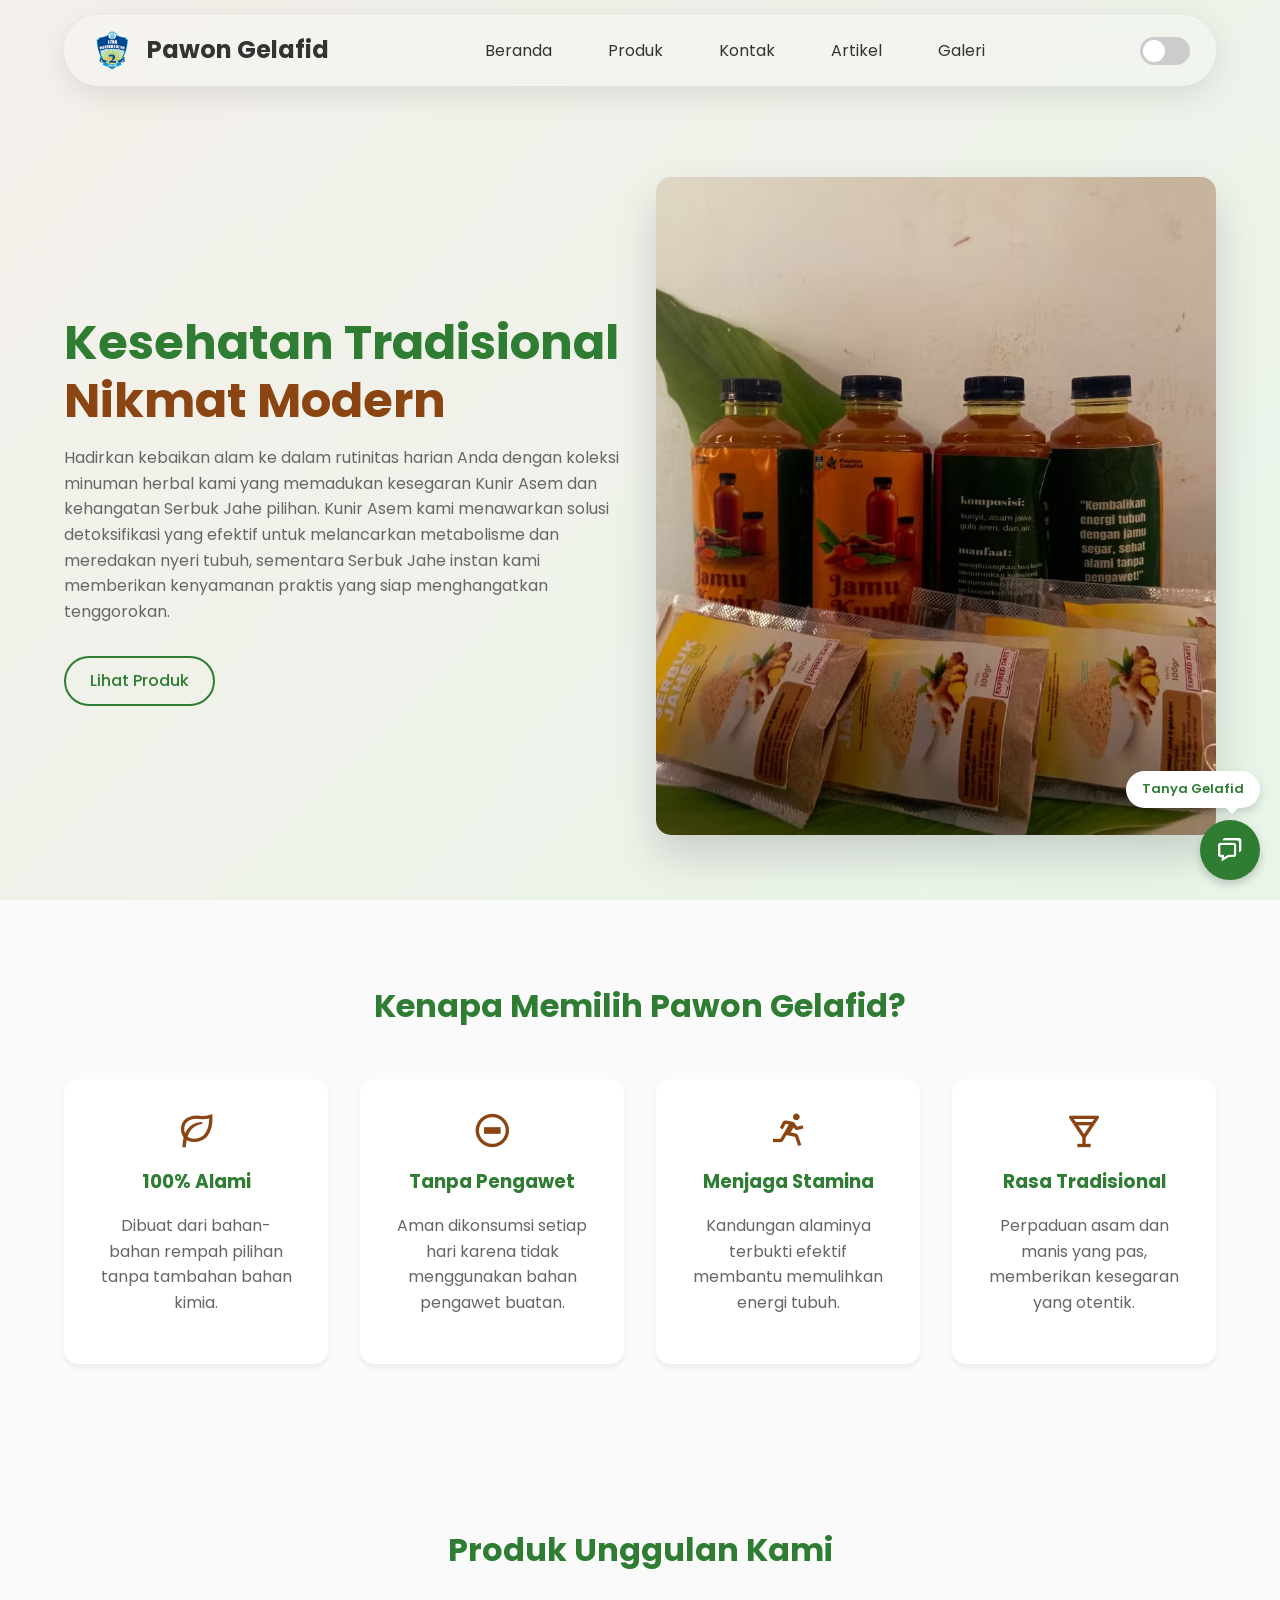
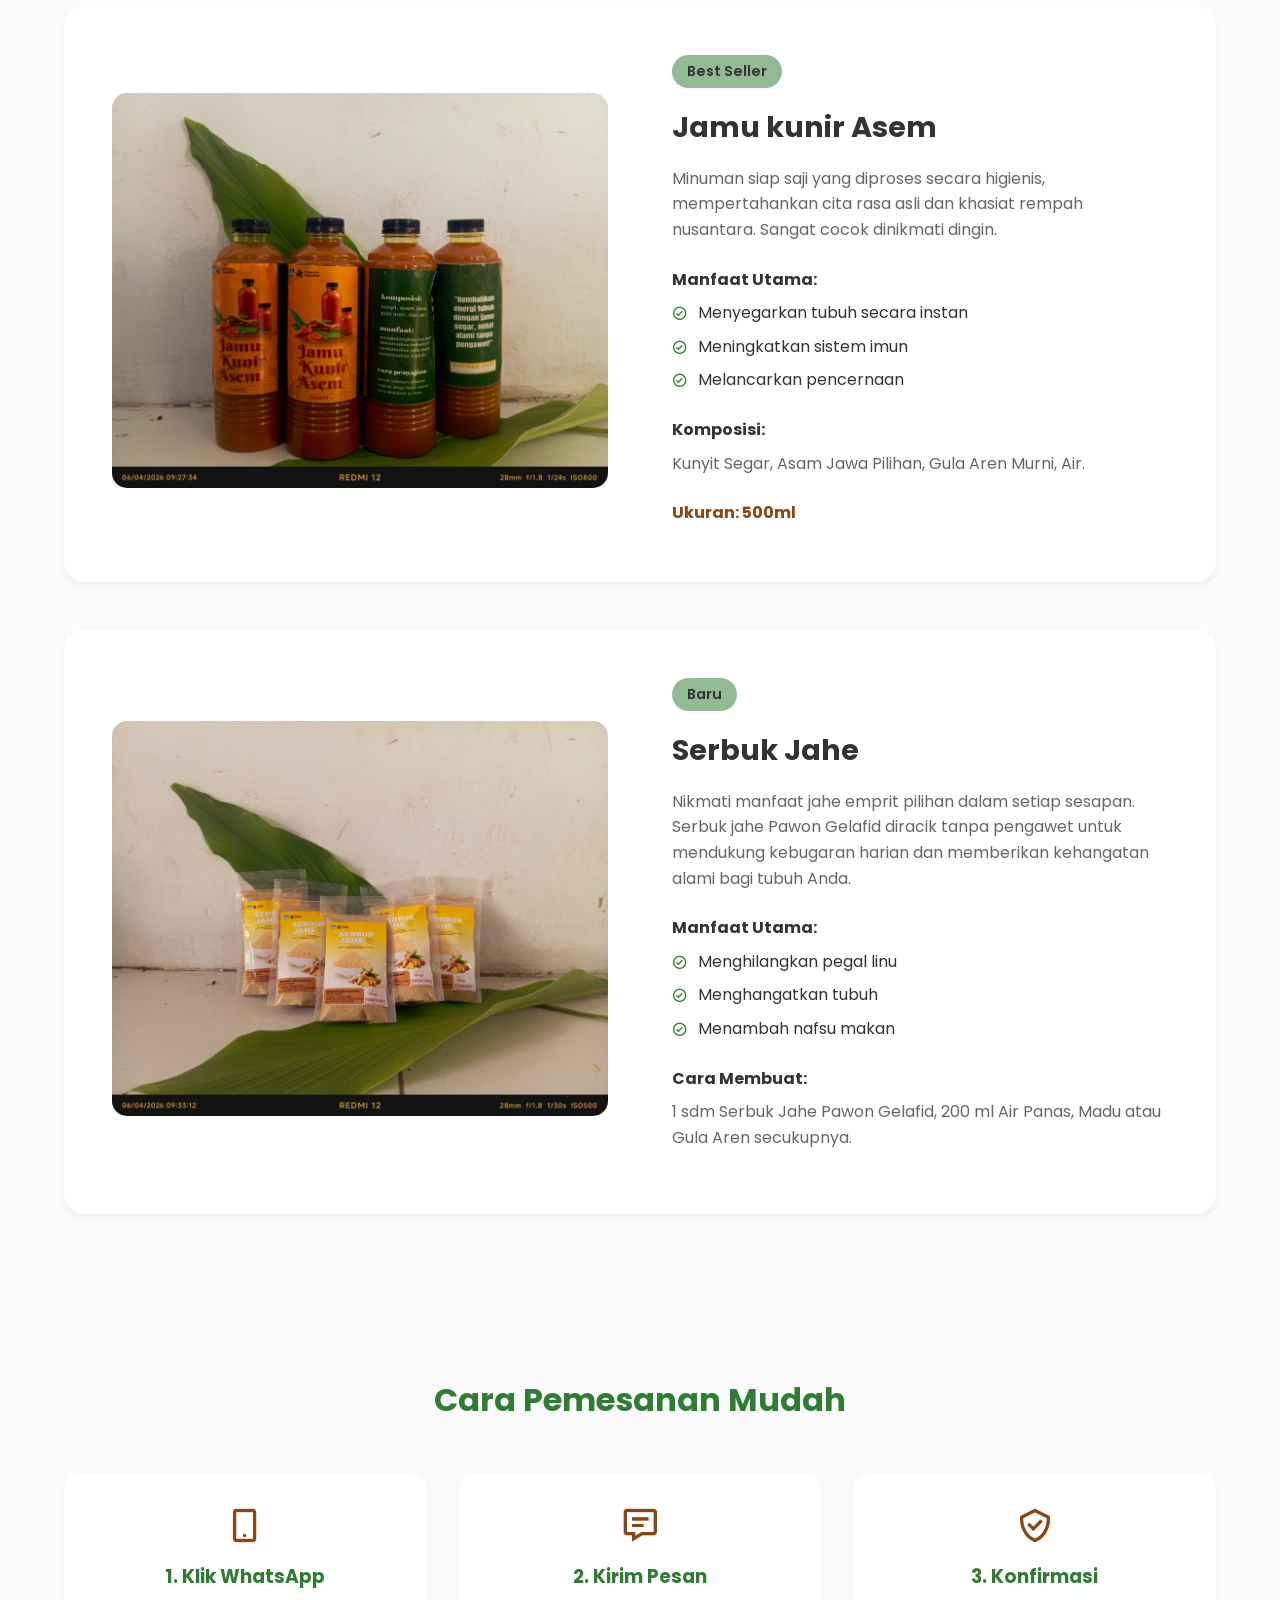
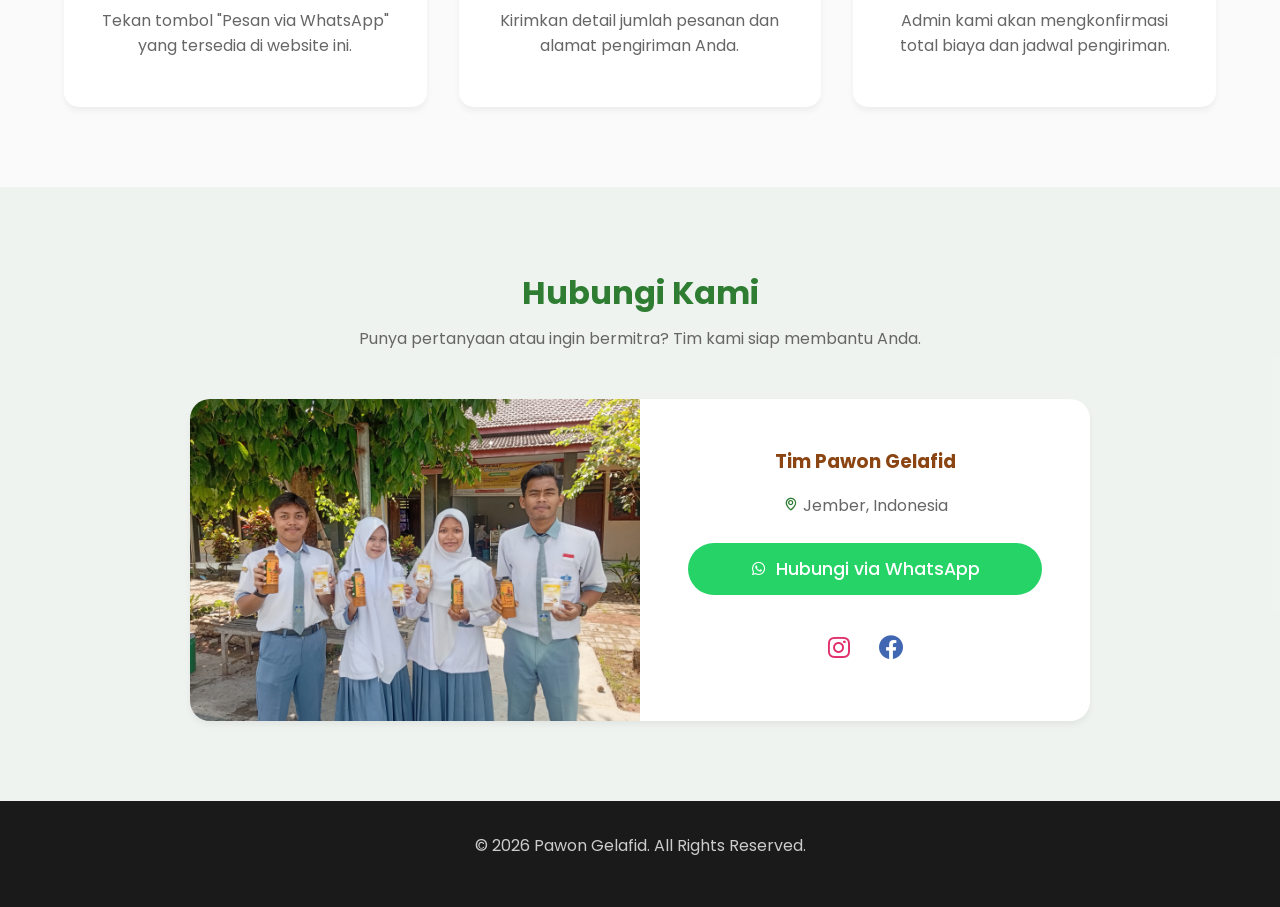
<file: index.html>
<!doctype html>
<html lang="id">
  <head>
    <meta charset="UTF-8" />
    <meta name="viewport" content="width=device-width, initial-scale=1.0" />
    <title>Pawon Gelafid | Jamu Kunyit Asem Alami</title>
    <link rel="stylesheet" href="style.css" />
    <link
      href="https://unpkg.com/boxicons@2.1.4/css/boxicons.min.css"
      rel="stylesheet"
    />
  </head>
  <body>
    <nav class="navbar">
      <a href="index.html" class="nav-brand">
        <img
          src="/asset/logo.png"
          alt="Logo SMA Muhammadiyah 2"
          class="nav-logo"
        />
        Pawon Gelafid
      </a>
      <ul class="nav-links">
        <li><a href="#beranda">Beranda</a></li>
        <li><a href="#produk">Produk</a></li>
        <li><a href="#kontak">Kontak</a></li>
        <li><a href="artikel.html">Artikel</a></li>
        <li><a href="artikel.html#galeri-grid">Galeri</a></li>
      </ul>

      <div class="nav-controls">
        <div class="theme-switch">
          <input type="checkbox" id="theme-toggle" />
          <label for="theme-toggle" class="switch">
            <span class="slider"></span>
          </label>
        </div>

        <div class="menu-toggle">
          <i class="bx bx-menu"></i>
        </div>
      </div>
    </nav>

    <section id="beranda" class="hero">
      <div class="hero-content fade-in">
        <h1>Kesehatan Tradisional <br /><span>Nikmat Modern</span></h1>
        <p>
          Hadirkan kebaikan alam ke dalam rutinitas harian Anda dengan koleksi
          minuman herbal kami yang memadukan kesegaran Kunir Asem dan kehangatan
          Serbuk Jahe pilihan. Kunir Asem kami menawarkan solusi detoksifikasi
          yang efektif untuk melancarkan metabolisme dan meredakan nyeri tubuh,
          sementara Serbuk Jahe instan kami memberikan kenyamanan praktis yang
          siap menghangatkan tenggorokan.
        </p>
        <div class="hero-buttons">
          <a href="#produk" class="btn btn-outline">Lihat Produk</a>
        </div>
      </div>
      <div class="hero-image fade-in">
        <img src="/asset/botol1.png" alt="Jamu Kunyit Asem Botol" />
      </div>
    </section>

    <section class="fade-in">
      <h2>Kenapa Memilih Pawon Gelafid?</h2>
      <div class="grid-container">
        <div class="card">
          <i class="bx bx-leaf"></i>
          <h3>100% Alami</h3>
          <p>
            Dibuat dari bahan-bahan rempah pilihan tanpa tambahan bahan kimia.
          </p>
        </div>
        <div class="card">
          <i class="bx bx-no-entry"></i>
          <h3>Tanpa Pengawet</h3>
          <p>
            Aman dikonsumsi setiap hari karena tidak menggunakan bahan pengawet
            buatan.
          </p>
        </div>
        <div class="card">
          <i class="bx bx-run"></i>
          <h3>Menjaga Stamina</h3>
          <p>
            Kandungan alaminya terbukti efektif membantu memulihkan energi
            tubuh.
          </p>
        </div>
        <div class="card">
          <i class="bx bx-drink"></i>
          <h3>Rasa Tradisional</h3>
          <p>
            Perpaduan asam dan manis yang pas, memberikan kesegaran yang
            otentik.
          </p>
        </div>
      </div>
    </section>

    <section id="produk" class="fade-in">
      <h2>Produk Unggulan Kami</h2>

      <div class="products-list">
        <div class="product-detail">
          <div class="product-img">
            <img src="/asset/Botol.png" alt="Kunir Asem Pawon Gelafid" />
          </div>
          <div class="product-info">
            <span
              class="tag"
              style="background: #2e7d3284; color: var(--primary-white)"
              >Best Seller</span
            >
            <h3>Jamu kunir Asem</h3>
            <p>
              Minuman siap saji yang diproses secara higienis, mempertahankan
              cita rasa asli dan khasiat rempah nusantara. Sangat cocok
              dinikmati dingin.
            </p>

            <h4 style="margin: 1.5rem 0 0.5rem">Manfaat Utama:</h4>
            <div class="list-item">
              <i class="bx bx-check-circle"></i> Menyegarkan tubuh secara instan
            </div>
            <div class="list-item">
              <i class="bx bx-check-circle"></i> Meningkatkan sistem imun
            </div>
            <div class="list-item">
              <i class="bx bx-check-circle"></i> Melancarkan pencernaan
            </div>

            <h4 style="margin: 1.5rem 0 0.5rem">Komposisi:</h4>
            <p>Kunyit Segar, Asam Jawa Pilihan, Gula Aren Murni, Air.</p>
            <h4 style="margin: 1.5rem 0 0.5rem; color: var(--primary-brown)">
              Ukuran: 500ml
            </h4>
          </div>
        </div>

        <div class="product-detail">
          <div class="product-img">
            <img src="/asset/Kemasan.png" alt="Produk Kedua Pawon Gelafid" />
          </div>
          <div class="product-info">
            <span
              class="tag"
              style="background: #2e7d3284; color: var(--primary-white)"
              >Baru</span
            >
            <h3>Serbuk Jahe</h3>
            <p>
              Nikmati manfaat jahe emprit pilihan dalam setiap sesapan. Serbuk
              jahe Pawon Gelafid diracik tanpa pengawet untuk mendukung
              kebugaran harian dan memberikan kehangatan alami bagi tubuh Anda.
            </p>

            <h4 style="margin: 1.5rem 0 0.5rem">Manfaat Utama:</h4>
            <div class="list-item">
              <i class="bx bx-check-circle"></i> Menghilangkan pegal linu
            </div>
            <div class="list-item">
              <i class="bx bx-check-circle"></i> Menghangatkan tubuh
            </div>
            <div class="list-item">
              <i class="bx bx-check-circle"></i> Menambah nafsu makan
            </div>

            <h4 style="margin: 1.5rem 0 0.5rem">Cara Membuat:</h4>
            <p>
              1 sdm Serbuk Jahe Pawon Gelafid, 200 ml Air Panas, Madu atau Gula
              Aren secukupnya.
            </p>
          </div>
        </div>
      </div>
    </section>

    <section class="fade-in">
      <h2>Cara Pemesanan Mudah</h2>
      <div
        class="grid-container"
        style="grid-template-columns: repeat(auto-fit, minmax(200px, 1fr))"
      >
        <div class="card">
          <i class="bx bx-mobile-alt"></i>
          <h3>1. Klik WhatsApp</h3>
          <p>Tekan tombol "Pesan via WhatsApp" yang tersedia di website ini.</p>
        </div>
        <div class="card">
          <i class="bx bx-message-detail"></i>
          <h3>2. Kirim Pesan</h3>
          <p>Kirimkan detail jumlah pesanan dan alamat pengiriman Anda.</p>
        </div>
        <div class="card">
          <i class="bx bx-check-shield"></i>
          <h3>3. Konfirmasi</h3>
          <p>
            Admin kami akan mengkonfirmasi total biaya dan jadwal pengiriman.
          </p>
        </div>
      </div>
    </section>

    <section id="kontak" class="fade-in">
      <h2 style="margin-bottom: 0.5rem">Hubungi Kami</h2>
      <p style="text-align: center; margin-bottom: 3rem">
        Punya pertanyaan atau ingin bermitra? Tim kami siap membantu Anda.
      </p>

      <div class="contact-wrapper">
        <div class="contact-image">
          <img src="/asset/Fotbar.jpeg" alt="Tim Pawon Gelafid" />
        </div>

        <div class="contact-info">
          <h3 style="color: var(--primary-brown); margin-bottom: 1rem">
            Tim Pawon Gelafid
          </h3>
          <p style="margin-bottom: 1.5rem">
            <i class="bx bx-map" style="color: var(--primary-green)"></i>
            Jember, Indonesia
          </p>

          <div style="margin-bottom: 2rem; width: 100%">
            <a
              href="https://wa.me/6285730631702"
              target="_blank"
              class="btn btn-wa"
              style="
                font-size: 1.1rem;
                padding: 12px 25px;
                display: inline-flex;
                width: 100%;
              "
            >
              <i class="bx bxl-whatsapp"></i> Hubungi via WhatsApp
            </a>
          </div>

          <div
            style="
              display: flex;
              justify-content: center;
              gap: 1.5rem;
              font-size: 1.8rem;
            "
          >
            <a href="#" style="color: #e1306c; transition: transform 0.3s ease"
              ><i class="bx bxl-instagram"></i
            ></a>
            <a href="#" style="color: #4267b2; transition: transform 0.3s ease"
              ><i class="bx bxl-facebook-circle"></i
            ></a>
          </div>
        </div>
      </div>
    </section>

    <footer>
      <p>&copy; 2026 Pawon Gelafid. All Rights Reserved.</p>
      <div style="margin-top: 1rem">
        <!-- <a href="#beranda" style="margin: 0 10px">Beranda</a> -->
        <!-- <a href="#produk" style="margin: 0 10px">Produk</a> -->
      </div>
    </footer>

    <script src="script.js"></script>

    <div class="chatbot-container">
      <div id="chatbot-tooltip" class="chatbot-tooltip">Tanya Gelafid</div>

      <button id="chatbot-toggle" class="chatbot-toggle">
        <i class="bx bx-chat"></i>
      </button>

      <div id="chatbot-window" class="chatbot-window hidden">
        <div class="chatbot-header">
          <h3>Tanya Gelafid</h3>
          <button id="chatbot-close"><i class="bx bx-x"></i></button>
        </div>

        <div id="chatbot-messages" class="chatbot-messages">
          <div class="message bot-message">
            Halo! Ada yang bisa dibantu seputar Jamu Kunir Asem Pawon Gelafid?
          </div>
        </div>

        <div class="chatbot-input">
          <input
            type="text"
            id="chatbot-text"
            placeholder="Tanya sesuatu..."
            autocomplete="off"
          />
          <button id="chatbot-send"><i class="bx bx-send"></i></button>
        </div>
      </div>
    </div>
  </body>
</html>
</file>
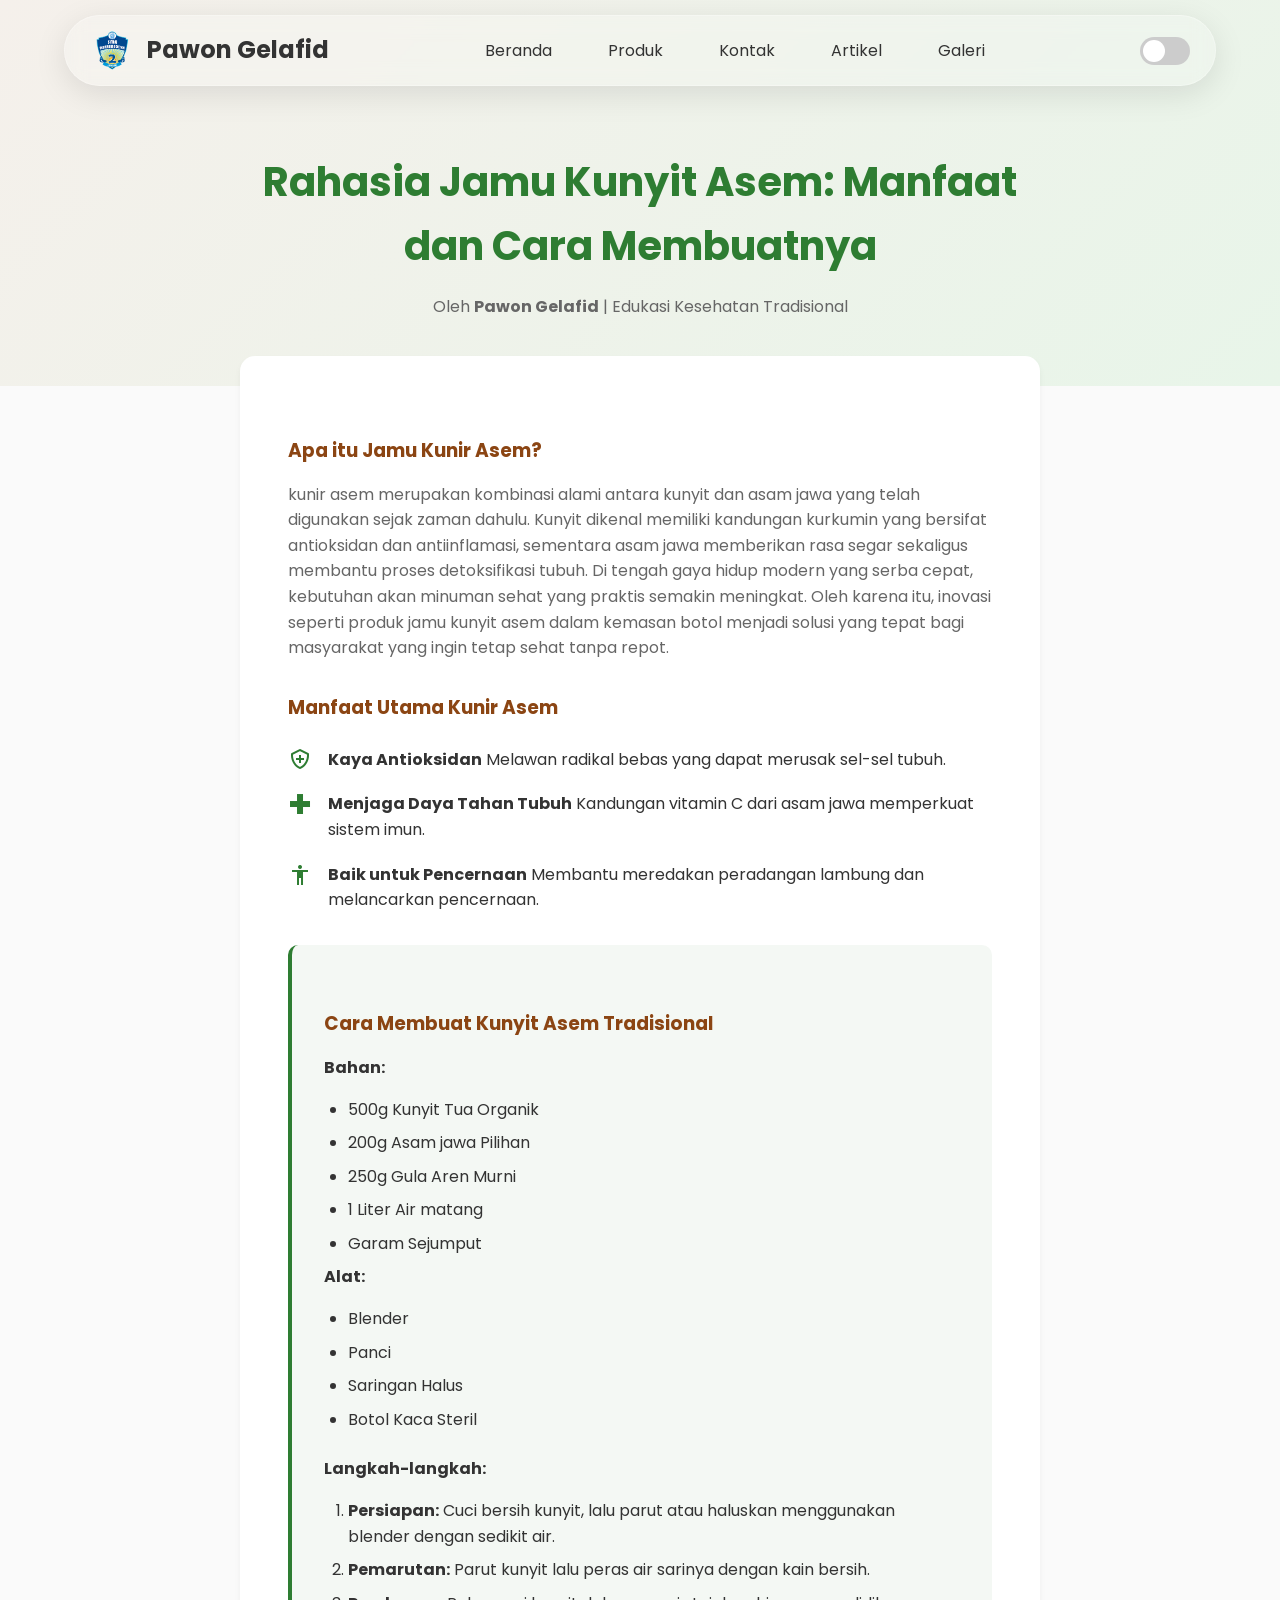
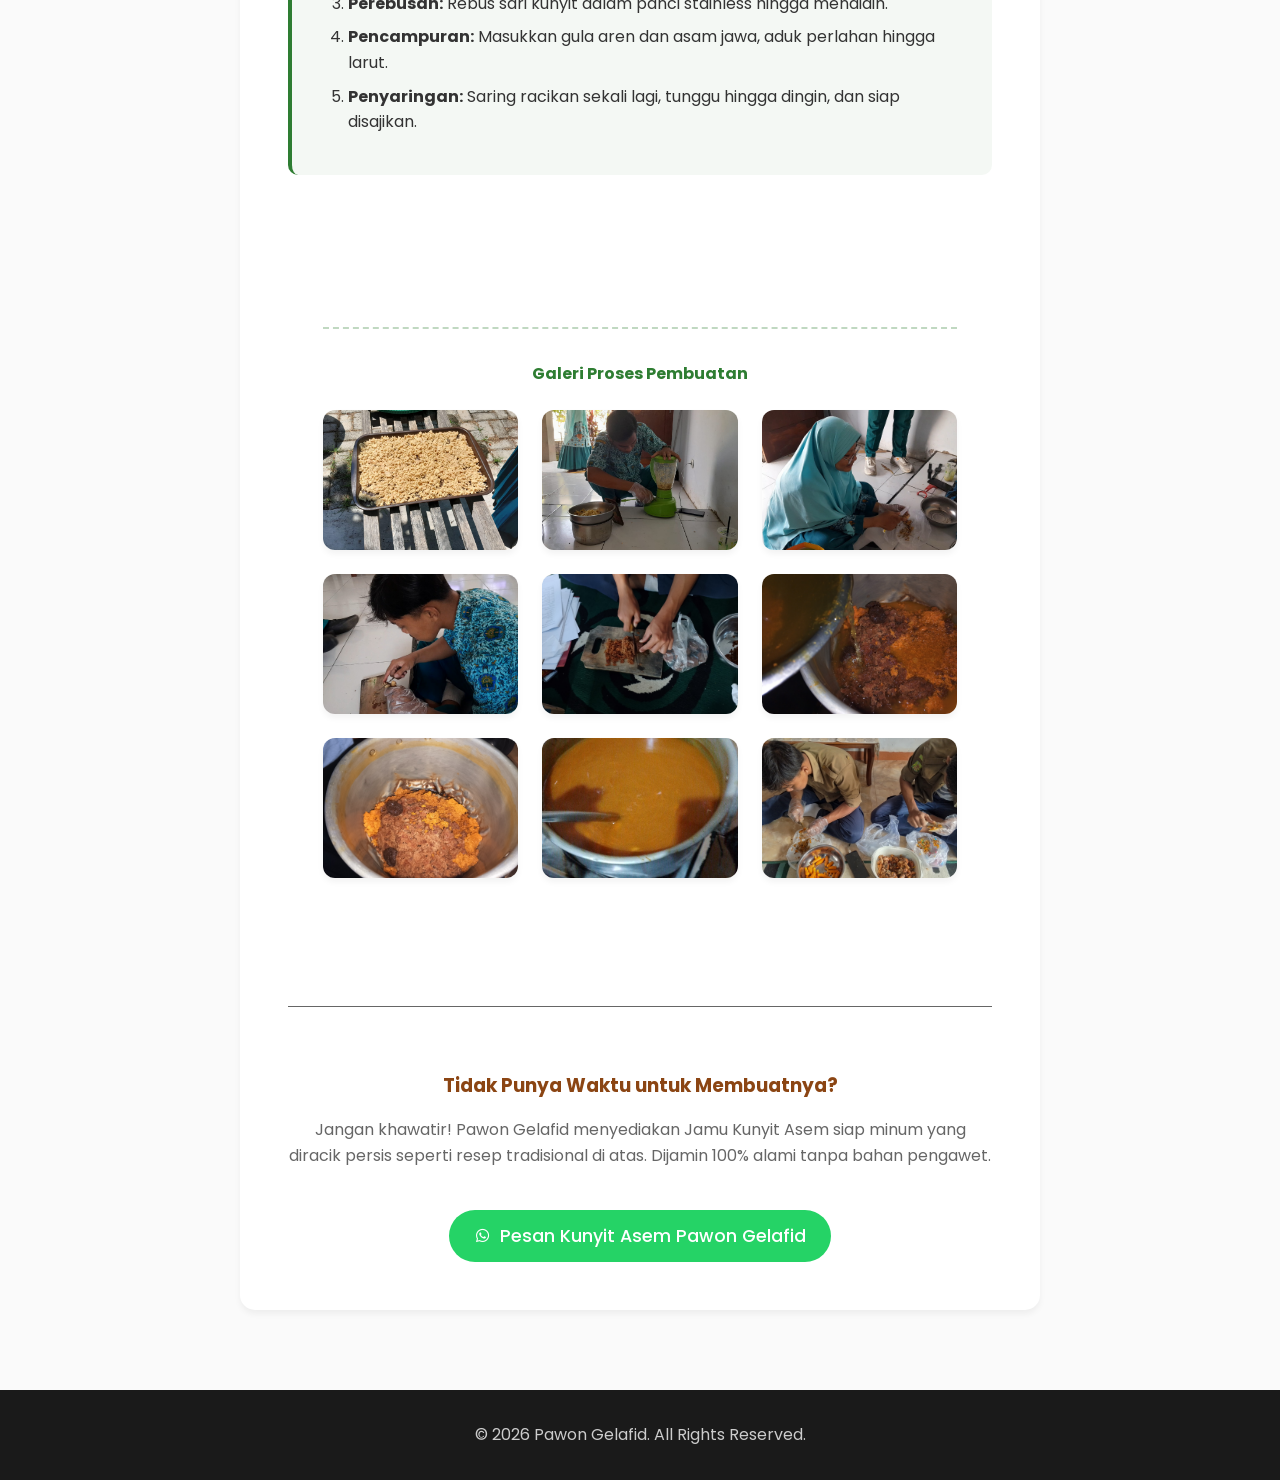
<file: artikel.html>
<!doctype html>
<html lang="id">
  <head>
    <meta charset="UTF-8" />
    <meta name="viewport" content="width=device-width, initial-scale=1.0" />
    <title>Artikel - Rahasia Jamu Kunyit Asem</title>
    <link rel="stylesheet" href="style.css" />
    <link
      href="https://unpkg.com/boxicons@2.1.4/css/boxicons.min.css"
      rel="stylesheet"
    />
  </head>
  <body>
    <nav class="navbar">
      <a href="index.html" class="nav-brand">
        <img
          src="/asset/logo.png"
          alt="Logo SMA Muhammadiyah 2"
          class="nav-logo"
        />
        Pawon Gelafid
      </a>
      <ul class="nav-links">
        <li><a href="index.html">Beranda</a></li>
        <li><a href="index.html#produk">Produk</a></li>
        <li><a href="index.html#kontak">Kontak</a></li>
        <li><a href="artikel.html">Artikel</a></li>
        <li><a href="artikel.html#galeri-grid">Galeri</a></li>
      </ul>

      <div class="nav-controls">
        <div class="theme-switch">
          <input type="checkbox" id="theme-toggle" />
          <label for="theme-toggle" class="switch">
            <span class="slider"></span>
          </label>
        </div>

        <div class="menu-toggle">
          <i class="bx bx-menu"></i>
        </div>
      </div>
    </nav>

    <header class="article-header fade-in">
      <h1
        style="
          color: var(--primary-green);
          font-size: 2.5rem;
          max-width: 800px;
          margin: 0 auto;
        "
      >
        Rahasia Jamu Kunyit Asem: Manfaat dan Cara Membuatnya
      </h1>
      <p style="margin-top: 1rem">
        Oleh <strong>Pawon Gelafid</strong> | Edukasi Kesehatan Tradisional
      </p>
    </header>

    <main class="fade-in" style="padding: 0 5% 5rem">
      <article class="article-content">
        <section style="padding: 0">
          <h3>Apa itu Jamu Kunir Asem?</h3>
          <p>
            kunir asem merupakan kombinasi alami antara kunyit dan asam jawa
            yang telah digunakan sejak zaman dahulu. Kunyit dikenal memiliki
            kandungan kurkumin yang bersifat antioksidan dan antiinflamasi,
            sementara asam jawa memberikan rasa segar sekaligus membantu proses
            detoksifikasi tubuh. Di tengah gaya hidup modern yang serba cepat,
            kebutuhan akan minuman sehat yang praktis semakin meningkat. Oleh
            karena itu, inovasi seperti produk jamu kunyit asem dalam kemasan
            botol menjadi solusi yang tepat bagi masyarakat yang ingin tetap
            sehat tanpa repot.
          </p>
        </section>

        <h3 style="margin-bottom: 1.5rem">Manfaat Utama Kunir Asem</h3>

        <div class="manfaat-list">
          <div class="manfaat-item">
            <i class="bx bx-shield-plus"></i>
            <p>
              <strong>Kaya Antioksidan</strong> Melawan radikal bebas yang dapat
              merusak sel-sel tubuh.
            </p>
          </div>

          <div class="manfaat-item">
            <i class="bx bx-plus-medical"></i>
            <p>
              <strong>Menjaga Daya Tahan Tubuh</strong> Kandungan vitamin C dari
              asam jawa memperkuat sistem imun.
            </p>
          </div>

          <div class="manfaat-item">
            <i class="bx bx-body"></i>
            <p>
              <strong>Baik untuk Pencernaan</strong> Membantu meredakan
              peradangan lambung dan melancarkan pencernaan.
            </p>
          </div>
        </div>

        <div class="recipe-box">
          <h3>Cara Membuat Kunyit Asem Tradisional</h3>

          <h4>Bahan:</h4>
          <ul>
            <li>500g Kunyit Tua Organik</li>
            <li>200g Asam jawa Pilihan</li>
            <li>250g Gula Aren Murni</li>
            <li>1 Liter Air matang</li>
            <li>Garam Sejumput</li>
          </ul>

          <h4>Alat:</h4>
          <ul>
            <li>Blender</li>
            <li>Panci</li>
            <li>Saringan Halus</li>
            <li>Botol Kaca Steril</li>
          </ul>

          <h4 style="margin-top: 1.5rem">Langkah-langkah:</h4>
          <ol>
            <li>
              <strong>Persiapan:</strong> Cuci bersih kunyit, lalu parut atau
              haluskan menggunakan blender dengan sedikit air.
            </li>
            <li>
              <strong>Pemarutan:</strong> Parut kunyit lalu peras air sarinya
              dengan kain bersih.
            </li>
            <li>
              <strong>Perebusan:</strong> Rebus sari kunyit dalam panci
              stainless hingga mendidih.
            </li>
            <li>
              <strong>Pencampuran:</strong> Masukkan gula aren dan asam jawa,
              aduk perlahan hingga larut.
            </li>
            <li>
              <strong>Penyaringan:</strong> Saring racikan sekali lagi, tunggu
              hingga dingin, dan siap disajikan.
            </li>
          </ol>
        </div>
        <section id="galeri-grid">
          <div class="step-gallery fade-in">
            <h4 style="text-align: center; color: var(--primary-green)">
              Galeri Proses Pembuatan
            </h4>
            <div class="gallery-grid">
              <div class="gallery-item">
                <div class="gallery-image-wrapper">
                  <img src="/asset/P/1.png" alt="Persiapan Bahan Kunyit" />
                </div>
              </div>

              <div class="gallery-item">
                <div class="gallery-image-wrapper">
                  <img src="/asset/P/2.png" alt="Proses Merebus Jamu" />
                </div>
              </div>

              <div class="gallery-item">
                <div class="gallery-image-wrapper">
                  <img src="/asset/P/3.png" alt="Menyaring Jamu" />
                </div>
              </div>

              <div class="gallery-item">
                <div class="gallery-image-wrapper">
                  <img src="/asset/P/4.png" alt="Jamu Siap Dinikmati" />
                </div>
              </div>

              <div class="gallery-item">
                <div class="gallery-image-wrapper">
                  <img src="/asset/P/5.png" alt="Jamu Siap Dinikmati" />
                </div>
              </div>

              <div class="gallery-item">
                <div class="gallery-image-wrapper">
                  <img src="/asset/P/6.png" alt="Jamu Siap Dinikmati" />
                </div>
              </div>

              <div class="gallery-item">
                <div class="gallery-image-wrapper">
                  <img src="/asset/P/7.png" alt="Jamu Siap Dinikmati" />
                </div>
              </div>

              <div class="gallery-item">
                <div class="gallery-image-wrapper">
                  <img src="/asset/P/8.png" alt="Jamu Siap Dinikmati" />
                </div>
              </div>

              <div class="gallery-item">
                <div class="gallery-image-wrapper">
                  <img src="/asset/P/9.png" alt="Jamu Siap Dinikmati" />
                </div>
              </div>
            </div>
          </div>
        </section>
        <section
          style="
            padding: 0;
            text-align: center;
            margin-top: 3rem;
            border-top: 1px solid var(--text-light);
            padding-top: 2rem;
          "
        >
          <h3>Tidak Punya Waktu untuk Membuatnya?</h3>
          <p>
            Jangan khawatir! Pawon Gelafid menyediakan Jamu Kunyit Asem siap
            minum yang diracik persis seperti resep tradisional di atas. Dijamin
            100% alami tanpa bahan pengawet.
          </p>
          <br />
          <a
            href="https://wa.me/6285730631702"
            target="_blank"
            class="btn btn-wa"
            style="display: inline-flex; font-size: 1.1rem; padding: 12px 25px"
          >
            <i class="bx bxl-whatsapp"></i> Pesan Kunyit Asem Pawon Gelafid
          </a>
        </section>
      </article>
    </main>

    <footer>
      <p>&copy; 2026 Pawon Gelafid. All Rights Reserved.</p>
    </footer>

    <script src="script.js"></script>
  </body>
</html>
</file>
<file: style.css>
@import url("https://fonts.googleapis.com/css2?family=Poppins:wght@300;400;500;600;700&display=swap");

:root {
  /* Skema Warna Terang (Light Mode) */
  --primary-brown: #8b4513; /* Coklat tanah/kayu */
  --primary-green: #2e7d32; /* Hijau daun */
  --bg-color: #fafafa; /* Putih tulang/abu sangat terang */
  --card-bg: #ffffff; /* Putih murni untuk kartu */
  --text-dark: #333333;
  --text-light: #666666;
  --nav-bg: rgba(255, 255, 255, 0.95);
  --hero-grad: linear-gradient(135deg, #f5f0eb 0%, #e8f5e9 100%);
  --shadow: 0 4px 6px rgba(0, 0, 0, 0.05);
}

/* Skema Warna Gelap (Dark Mode) */
[data-theme="dark"] {
  --primary-brown: #d2b48c; /* Coklat muda (Tan) agar kontras di gelap */
  --primary-green: #66bb6a; /* Hijau lebih terang */
  --bg-color: #121212; /* Abu-abu sangat gelap */
  --card-bg: #1e1e1e; /* Elemen sedikit lebih terang dari background */
  --text-dark: #f5f5f5;
  --text-light: #cccccc;
  --nav-bg: rgba(30, 30, 30, 0.95);
  --hero-grad: linear-gradient(135deg, #1f1b18 0%, #132214 100%);
  --shadow: 0 4px 15px rgba(0, 0, 0, 0.4);
}

* {
  margin: 0;
  padding: 0;
  box-sizing: border-box;
  font-family: "Poppins", sans-serif;
}

html {
  scroll-behavior: smooth;
}

body {
  background-color: var(--bg-color);
  color: var(--text-dark);
  line-height: 1.6;
  transition:
    background-color 0.3s ease,
    color 0.3s ease;
}

/* Typography */
h1,
h2,
h3 {
  color: var(--text-dark);
  transition: color 0.3s ease;
}
h2 {
  font-size: 2rem;
  margin-bottom: 1.5rem;
  text-align: center;
  color: var(--primary-green);
}
p {
  color: var(--text-light);
  margin-bottom: 1rem;
  transition: color 0.3s ease;
}
a {
  text-decoration: none;
  color: inherit;
}

/* Buttons */
.btn {
  display: inline-block;
  padding: 10px 24px;
  border-radius: 30px;
  font-weight: 500;
  transition: all 0.3s ease;
  cursor: pointer;
  border: none;
}
.btn-primary {
  background-color: #25d366;
  color: #ffffff !important;
}
.btn-primary:hover {
  background-color: #128c7e;
  transform: translateY(-2px);
}

.btn-outline {
  border: 2px solid var(--primary-green);
  color: var(--primary-green);
}
.btn-outline:hover {
  background-color: var(--primary-green);
  color: #fff;
}
[data-theme="dark"] .btn-outline:hover {
  color: #121212;
}

.btn-wa {
  background-color: #25d366;
  color: #fff;
  display: flex;
  align-items: center;
  gap: 8px;
  justify-content: center;
}
.btn-wa:hover {
  background-color: #128c7e;
  transform: translateY(-2px);
}

/* Navbar */
/* Navbar - Liquid Glass Style */
.navbar {
  position: fixed;
  top: 15px;
  left: 50%;
  transform: translateX(-50%);
  width: 90%;
  padding: 12px 25px;
  display: flex;
  justify-content: space-between;
  align-items: center;
  box-shadow:
    0 8px 32px rgba(0, 0, 0, 0.1),
    inset 0 1px 0 rgba(255, 255, 255, 0.3);

  /* Glass Effect */
  background: rgba(255, 255, 255, 0.15);
  backdrop-filter: blur(10px);
  -webkit-backdrop-filter: blur(10px);

  /* Border & Glow */
  border: 1px solid rgba(255, 255, 255, 0.3);
  border-radius: 50px;

  /* Shadow lembut */
  box-shadow: 0 8px 32px rgba(0, 0, 0, 0.1);

  transition: all 0.4s ease;
  z-index: 1000;
}

/* Dark mode glass */
[data-theme="dark"] .navbar {
  background: rgba(30, 30, 30, 0.25);
  border: 1px solid rgba(255, 255, 255, 0.1);
}

/* Saat scroll (lebih solid & elegan) */
.navbar.scrolled {
  backdrop-filter: blur(25px);
  background: rgba(255, 255, 255, 0.25);
  box-shadow: 0 10px 40px rgba(0, 0, 0, 0.2);
}
/* Dark mode scroll */
[data-theme="dark"] .navbar.scrolled {
  background: rgba(20, 20, 20, 0.35);
}

.logo {
  font-size: 1.5rem;
  font-weight: 700;
  color: var(--primary-brown);
}
.logo span {
  color: var(--primary-green);
}
/* 1. Ini yang membuat menu menjadi horizontal (Jangan dihapus!) */
.nav-links {
  display: flex;
  list-style: none;
  gap: 2rem;
  align-items: center;
}

/* 2. Styling dasar teks menu */
.nav-links a {
  padding: 6px 12px;
  border-radius: 10px;
  transition: all 0.3s ease;
}

.nav-links a:hover {
  background: rgba(0, 0, 0, 0.08);
  transform: translateY(-2px);
}

[data-theme="dark"] .nav-links a:hover {
  background: rgba(255, 255, 255, 0.12);
}
/* 3. Animasi Garis Bawah (Hanya untuk teks, Dikecualikan untuk tombol .btn) */
/*.nav-links a:not(.btn)::after {
  content: "";
  position: absolute;
  width: 0;
  height: 2px;
  bottom: 0;
  left: 0;
  background-color: var(--primary-brown);
  transition: width 0.3s ease-in-out;
}

/* 4. Efek saat di-hover atau aktif memanjangkan garis */
/*.nav-links a:not(.btn):hover::after,
.nav-links a:not(.btn).active::after {
  width: 100%;
}*/

.nav-controls {
  display: flex;
  align-items: center;
  gap: 1.5rem;
}
.theme-toggle {
  cursor: pointer;
  font-size: 1.5rem;
  color: var(--text-dark);
  display: flex;
  align-items: center;
  transition: transform 0.3s ease;
}
.theme-toggle:hover {
  transform: scale(1.1);
}
.menu-toggle {
  display: none;
  font-size: 1.5rem;
  cursor: pointer;
  color: var(--text-dark);
}

/* Hero Section */
.hero {
  min-height: 100vh;
  display: flex;
  align-items: center;
  padding: 0 5%;
  padding-top: 120px;
  background: var(--hero-grad);
  transition: background 0.3s ease;
}
.hero-content {
  flex: 1;
  padding-right: 2rem;
}
.hero-content h1 {
  font-size: 3rem;
  line-height: 1.2;
  margin-bottom: 1rem;
  color: var(--primary-green);
}
.hero-content span {
  color: var(--primary-brown);
}
.hero-image {
  flex: 1;
  text-align: center;
}
.hero-image img {
  max-width: 100%;
  filter: drop-shadow(0 20px 20px rgba(0, 0, 0, 0.15));
  border-radius: 15px;
}
.hero-buttons {
  display: flex;
  gap: 1rem;
  margin-top: 2rem;
}

/* Sections */
section {
  padding: 5rem 5%;
}
.grid-container {
  display: grid;
  grid-template-columns: repeat(auto-fit, minmax(250px, 1fr));
  gap: 2rem;
  margin-top: 3rem;
}

/* Cards (Keunggulan, Manfaat, Cara Pesan) */
.card {
  background: var(--card-bg);
  padding: 2rem;
  border-radius: 15px;
  box-shadow: var(--shadow);
  text-align: center;
  transition:
    transform 0.3s ease,
    background 0.3s ease;
}
.card:hover {
  transform: translateY(-10px);
}
.card i {
  font-size: 2.5rem;
  color: var(--primary-brown);
  margin-bottom: 1rem;
}
.card h3 {
  margin-bottom: 1rem;
  color: var(--primary-green);
}

/* Detail Produk */

.products-list {
  display: flex;
  flex-direction: column; /* Menyusun produk ke bawah */
  gap: 3rem; /* Jarak pemisah antar produk, tidak akan mepet lagi */
  margin-top: 2rem;
}

.product-detail {
  display: flex;
  align-items: center;
  gap: 4rem;
  background: var(--card-bg);
  border-radius: 20px;
  padding: 3rem;
  box-shadow: var(--shadow);
  transition: background 0.3s ease;
}
.product-img {
  flex: 1;
}
.product-img img {
  width: 100%;
  border-radius: 15px;
}
.product-info {
  flex: 1;
}
.product-info h3 {
  font-size: 1.8rem;
  margin-bottom: 1rem;
}
.tag {
  display: inline-block;
  background: lab(61.02% -62.33 55.73 / 0.215);
  color: var(--primary-white);
  padding: 5px 15px;
  border-radius: 20px;
  font-size: 0.9rem;
  margin-bottom: 1rem;
  font-weight: 600;
}
.list-item {
  margin-bottom: 0.5rem;
  display: flex;
  align-items: center;
  gap: 10px;
}
.list-item i {
  color: var(--primary-green);
}

/* Artikel Specific */
.article-header {
  padding: 150px 5% 50px;
  text-align: center;
  background: var(--hero-grad);
}
.article-content {
  max-width: 800px;
  margin: 0 auto;
  background: var(--card-bg);
  padding: 3rem;
  border-radius: 15px;
  box-shadow: var(--shadow);
  margin-top: -30px;
  position: relative;
  transition: background 0.3s ease;
}
.article-content h3 {
  color: var(--primary-brown);
  margin: 2rem 0 1rem;
}
.recipe-box {
  background: rgba(46, 125, 50, 0.05);
  padding: 2rem;
  border-radius: 10px;
  border-left: 4px solid var(--primary-green);
  margin: 2rem 0;
}
[data-theme="dark"] .recipe-box {
  background: rgba(102, 187, 106, 0.1);
}
.recipe-box ul,
.recipe-box ol {
  margin-left: 1.5rem;
  margin-top: 1rem;
}
.recipe-box li {
  margin-bottom: 0.5rem;
}

/* Contact Section Custom Background Override */
/* Contact Section Custom Background Override */
#kontak {
  background: rgba(46, 125, 50, 0.05);
}
[data-theme="dark"] #kontak {
  background: rgba(30, 30, 30, 0.5);
}

/* Layout Baru Kotak Kontak (Dengan Foto) */
.contact-wrapper {
  background: var(--card-bg);
  border-radius: 20px; /* Sudut melengkung yang lebih modern */
  box-shadow: var(--shadow);
  transition: background 0.3s ease;
  max-width: 900px; /* Diperlebar agar muat foto dan teks */
  margin: 0 auto;
  display: grid;
  grid-template-columns: 1fr 1fr; /* Dibagi jadi 2 kolom sama besar */
  overflow: hidden; /* Penting! Agar foto tidak keluar dari sudut melengkung kotak */
}

/* Sisi Kiri: Foto 16:9 */
.contact-image {
  width: 100%;
  height: 100%;
}

.contact-image img {
  width: 100%;
  height: 100%;
  object-fit: cover; /* Mencegah foto gepeng */
  aspect-ratio: 16 / 9; /* Mengunci rasio foto di 16:9 */
}

/* Sisi Kanan: Info Kontak */
.contact-info {
  padding: 3rem;
  display: flex;
  flex-direction: column;
  justify-content: center;
  align-items: center;
  text-align: center;
}

.contact-info a i:hover {
  transform: scale(1.2); /* Efek membesar saat ikon sosmed di-hover */
}

/* Responsive Design untuk Kontak */
@media (max-width: 768px) {
  .contact-wrapper {
    grid-template-columns: 1fr; /* Berubah jadi 1 kolom (atas-bawah) di layar HP */
  }
  .contact-info {
    padding: 2rem;
  }
}
/* Footer */
footer {
  background: #1a1a1a;
  color: #fff;
  text-align: center;
  padding: 2rem 5%;
}
footer p {
  color: #ccc;
  margin: 0;
}
footer a {
  color: #aaa;
  transition: color 0.3s;
}
footer a:hover {
  color: var(--primary-brown);
}

/* Animations */
.fade-in {
  opacity: 0;
  transform: translateY(30px);
  transition:
    opacity 0.8s ease-out,
    transform 0.8s ease-out;
}
.fade-in.visible {
  opacity: 1;
  transform: translateY(0);
}

/* Responsive Design */
@media (max-width: 768px) {
  .menu-toggle {
    display: block;
  }

  /* Perbaikan Navbar di HP */
  .navbar {
    left: 0;
    transform: none;
    width: 100%;
    border-radius: 0;
    top: 0;
    background: rgba(255, 255, 255, 0.2);
    backdrop-filter: blur(12px);
    -webkit-backdrop-filter: blur(12px);
  }

  [data-theme="dark"] .navbar {
    background: rgba(20, 20, 20, 0.25);
  }

  .nav-links {
    position: fixed;
    top: 70px;
    left: -100%;
    flex-direction: column;
    background: var(--card-bg);
    width: 100%;
    text-align: center;
    padding: 2rem 0;
    box-shadow: var(--shadow);
    transition: 0.3s ease;
    backdrop-filter: blur(15px);
  }

  .nav-links.active {
    left: 0;
  }

  .hero {
    flex-direction: column;
    text-align: center;
    padding-top: 120px;
  }

  .hero-content {
    padding-right: 0;
    margin-bottom: 3rem;
  }

  .hero-buttons {
    justify-content: center;
    flex-wrap: wrap;
  }

  .product-detail {
    flex-direction: column;
    padding: 2rem;
    gap: 2rem;
  }
}

/* iOS Toggle Switch */
.theme-switch {
  display: flex;
  align-items: center;
}

.theme-switch input {
  display: none;
}

.switch {
  width: 50px;
  height: 28px;
  background: #ccc;
  border-radius: 50px;
  position: relative;
  cursor: pointer;
  transition: background 0.3s ease;
}

/* BULATAN */
.slider {
  position: absolute;
  width: 22px;
  height: 22px;
  background: #fff;
  border-radius: 50%;
  top: 3px;
  left: 3px;
  transition: transform 0.3s ease; /* penting! */
}

/* AKTIF */
.theme-switch input:checked + .switch {
  background: #34c759;
  box-shadow: 0 0 10px rgba(52, 199, 89, 0.6);
}

/* GESER */
.theme-switch input:checked + .switch .slider {
  transform: translateX(22px);
}

/* ================================== */
/* Galeri Langkah Pembuatan (Artikel) */
/* ================================== */
.step-gallery {
  margin-top: 2.5rem;
  padding-top: 2rem;
  border-top: 2px dashed rgba(46, 125, 50, 0.3); /* Garis batas putus-putus */
}

[data-theme="dark"] .step-gallery {
  border-top: 2px dashed rgba(102, 187, 106, 0.3);
}

.gallery-grid {
  display: grid;
  /* Kunci menjadi persis 3 kolom dengan ukuran sama rata */
  grid-template-columns: repeat(3, 1fr);
  gap: 1.5rem;
  margin-top: 1.5rem;
}

/* Responsif: Jika dibuka di HP/layar kecil, ubah strukturnya agar gambar tidak kekecilan */
@media (max-width: 768px) {
  .gallery-grid {
    grid-template-columns: repeat(
      2,
      1fr
    ); /* Jadi 2 kolom di tablet/HP layar lebar */
  }
}

@media (max-width: 480px) {
  .gallery-grid {
    grid-template-columns: 1fr; /* Jadi 1 kolom bersusun ke bawah di HP biasa */
  }
}

.gallery-item {
  background: var(--card-bg);
  border-radius: 12px;
  overflow: hidden;
  box-shadow: var(--shadow);
  transition:
    transform 0.3s ease,
    box-shadow 0.3s ease;
  text-align: center;
}

.gallery-item:hover {
  transform: translateY(-5px);
  box-shadow: 0 8px 20px rgba(0, 0, 0, 0.15);
}

[data-theme="dark"] .gallery-item:hover {
  box-shadow: 0 8px 20px rgba(0, 0, 0, 0.5);
}

.gallery-image-wrapper {
  width: 100%;
  height: 140px;
  overflow: hidden;
}

.gallery-image-wrapper img {
  width: 100%;
  height: 100%;
  object-fit: cover; /* Memastikan foto tidak gepeng */
  transition: transform 0.5s ease;
}

.gallery-item:hover .gallery-image-wrapper img {
  transform: scale(1.1); /* Efek zoom saat di-hover */
}

.gallery-item p {
  padding: 12px 10px;
  margin: 0;
  font-size: 0.9rem;
  font-weight: 600;
  color: var(--primary-brown);
}

/* Styling untuk List Manfaat di Artikel */
.manfaat-list {
  display: flex;
  flex-direction: column;
  gap: 1.2rem; /* Jarak atas-bawah antar poin manfaat */
  margin-bottom: 2rem;
}

.manfaat-item {
  display: flex;
  align-items: flex-start; /* Memastikan ikon sejajar dengan baris pertama teks */
  gap: 1rem; /* Jarak spasi antara ikon dan teks */
}

.manfaat-item i {
  font-size: 1.5rem;
  color: var(--primary-green); /* Menggunakan warna hijau temamu */
  margin-top: 0.1rem; /* Menurunkan sedikit ikon agar sejajar dengan tengah teks */
  flex-shrink: 0; /* Mencegah ikon mengecil jika teksnya sangat panjang */
}

.manfaat-item p {
  margin: 0;
  line-height: 1.6;
  color: inherit;
}

/* =========================================
   GAYA UNTUK CHATBOT BUBBLE
========================================= */
/* Update container agar posisinya sejajar ke kanan */
.chatbot-container {
  position: fixed;
  bottom: 20px;
  right: 20px;
  z-index: 1000;
  font-family: "Poppins", sans-serif;
  display: flex;
  flex-direction: column;
  align-items: flex-end; /* Memastikan teks dan tombol sejajar di kanan */
}

/* Desain Teks Mengambang */
.chatbot-tooltip {
  background-color: white;
  color: #2e7d32;
  padding: 8px 16px;
  border-radius: 20px;
  font-size: 13px;
  font-weight: 600;
  margin-bottom: 12px; /* Jarak antara teks dan tombol */
  box-shadow: 0 4px 10px rgba(0, 0, 0, 0.15);
  position: relative;
  animation: floatText 2s ease-in-out infinite; /* Efek mengambang */
  transition: opacity 0.3s ease;
}

/* Ekor kecil penunjuk ke bawah (segitiga) */
.chatbot-tooltip::after {
  content: "";
  position: absolute;
  bottom: -6px;
  right: 22px;
  border-width: 6px 6px 0;
  border-style: solid;
  border-color: white transparent transparent transparent;
}

/* Animasi naik turun */
@keyframes floatText {
  0%,
  100% {
    transform: translateY(0);
  }
  50% {
    transform: translateY(-6px);
  }
}

/* Class untuk menyembunyikan teks saat chat dibuka */
.chatbot-tooltip.hidden {
  opacity: 0;
  pointer-events: none;
}

.chatbot-toggle {
  background-color: #2e7d32; /* Warna hijau jamu */
  color: white;
  border: none;
  border-radius: 50%;
  width: 60px;
  height: 60px;
  font-size: 28px;
  cursor: pointer;
  box-shadow: 0 4px 10px rgba(0, 0, 0, 0.2);
  transition: transform 0.3s ease;
  display: flex;
  align-items: center;
  justify-content: center;
}

.chatbot-toggle:hover {
  transform: scale(1.1);
}

.chatbot-window {
  position: absolute;
  bottom: 80px;
  right: 0;
  width: 320px;
  background: white;
  border-radius: 12px;
  box-shadow: 0 5px 20px rgba(0, 0, 0, 0.15);
  display: flex;
  flex-direction: column;
  overflow: hidden;
  transition:
    opacity 0.3s ease,
    transform 0.3s ease;
  transform-origin: bottom right;
}

.chatbot-window.hidden {
  opacity: 0;
  transform: scale(0.8);
  pointer-events: none;
}

.chatbot-header {
  background-color: #2e7d32;
  color: white;
  padding: 15px;
  display: flex;
  justify-content: space-between;
  align-items: center;
}

.chatbot-header h3 {
  margin: 0;
  font-size: 16px;
  color: white;
}

.chatbot-header button {
  background: none;
  border: none;
  color: white;
  font-size: 24px;
  cursor: pointer;
}

.chatbot-messages {
  height: 300px;
  padding: 15px;
  overflow-y: auto;
  background-color: #f9f9f9;
  display: flex;
  flex-direction: column;
  gap: 10px;
}

.message {
  max-width: 85%;
  padding: 10px 14px;
  border-radius: 12px;
  font-size: 14px;
  line-height: 1.4;
}

.bot-message {
  background-color: #e8f5e9;
  color: #1b5e20;
  align-self: flex-start;
  border-bottom-left-radius: 2px;
}

.user-message {
  background-color: #2e7d32;
  color: white;
  align-self: flex-end;
  border-bottom-right-radius: 2px;
}

.chatbot-input {
  display: flex;
  padding: 10px;
  border-top: 1px solid #ddd;
  background: white;
}

.chatbot-input input {
  flex: 1;
  padding: 10px;
  border: 1px solid #ccc;
  border-radius: 20px;
  outline: none;
  font-family: inherit;
}

.chatbot-input button {
  background-color: #2e7d32;
  color: white;
  border: none;
  width: 40px;
  height: 40px;
  border-radius: 50%;
  margin-left: 10px;
  cursor: pointer;
  display: flex;
  align-items: center;
  justify-content: center;
  font-size: 18px;
}

/* =========================================
   GAYA UNTUK LOGO NAVBAR
========================================= */
.nav-brand {
  display: flex;
  align-items: center; /* Membuat logo dan teks rata tengah sejajar */
  gap: 12px; /* Jarak spasi antara gambar logo dan tulisan Pawon Gelafid */
  text-decoration: none;
  font-weight: bold;
  font-size: 1.5rem; /* Sesuaikan ukuran teks jika perlu */
  color: var(--text-dark);
}

.nav-logo {
  height: 45px; /* Mengatur tinggi logo menjadi kecil dan pas untuk navbar */
  width: auto; /* Membiarkan lebarnya menyesuaikan agar tidak gepeng */
  object-fit: contain;
}
</file>
